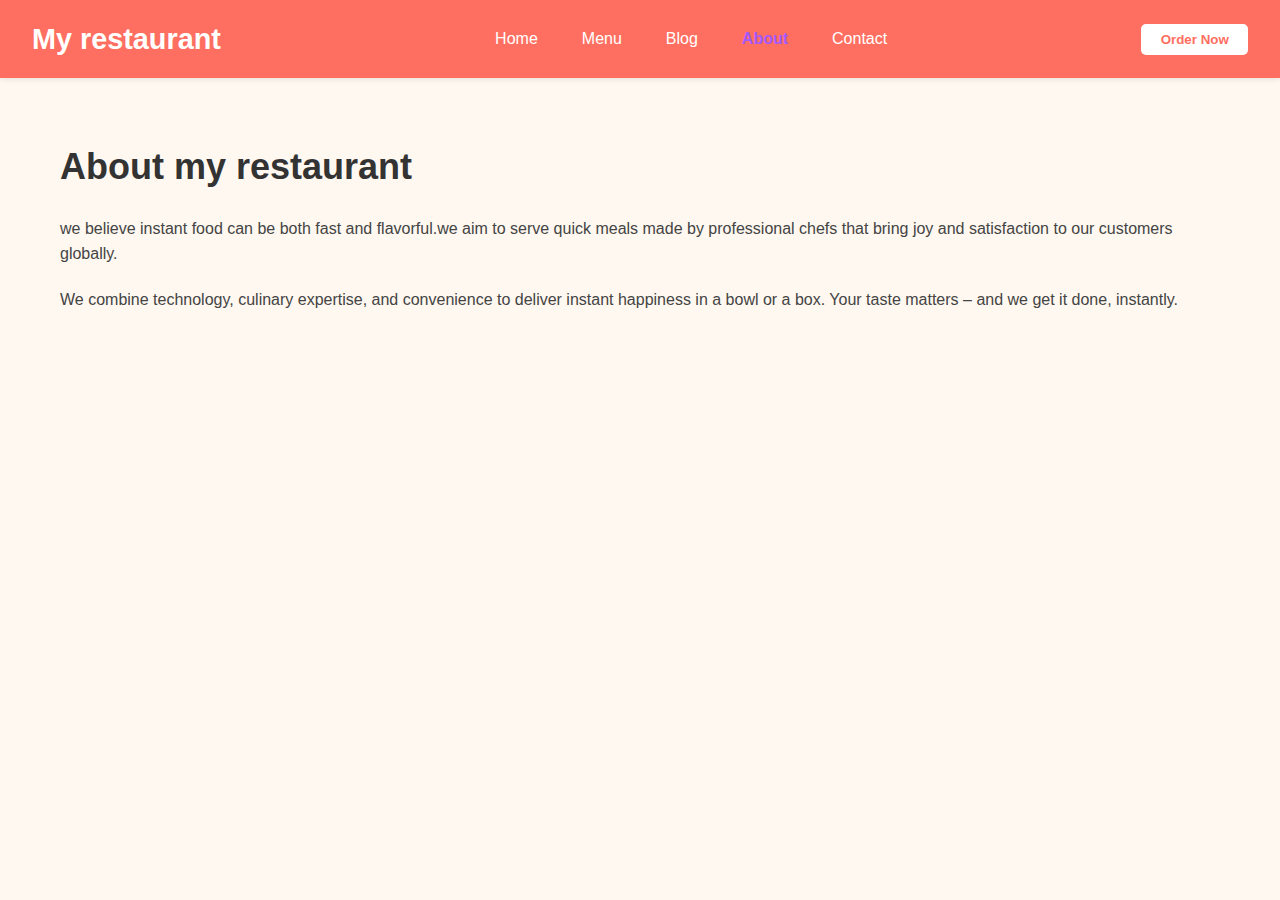
<file: about.html>
<!DOCTYPE html>
<html lang="en">
<head>
  <meta charset="UTF-8" />
  <meta name="viewport" content="width=device-width, initial-scale=1.0"/>
  <title>My restaurant - About</title>
  <link rel="stylesheet" href="styles.css"/>
</head>
<body>

  <header>
    <div class="logo">My restaurant</div>
    <nav>
      <ul>
        <li><a href="index.html">Home</a></li>
        <li><a href="menu.html">Menu</a></li>
        <li><a href="blog.html">Blog</a></li>
        <li><a href="about.html" class="active">About</a></li>
        <li><a href="contact.html">Contact</a></li>
      </ul>
    </nav>
    <button class="order-btn">Order Now</button>
  </header>

  <main class="content">
    <h1>About my restaurant</h1>
    <p> we believe instant food can be both fast and flavorful.we aim to serve quick meals made by professional chefs that bring joy and satisfaction to our customers globally.</p>

    <p>We combine technology, culinary expertise, and convenience to deliver instant happiness in a bowl or a box. Your taste matters – and we get it done, instantly.</p>
  </main>

</body>
</html>
</file>
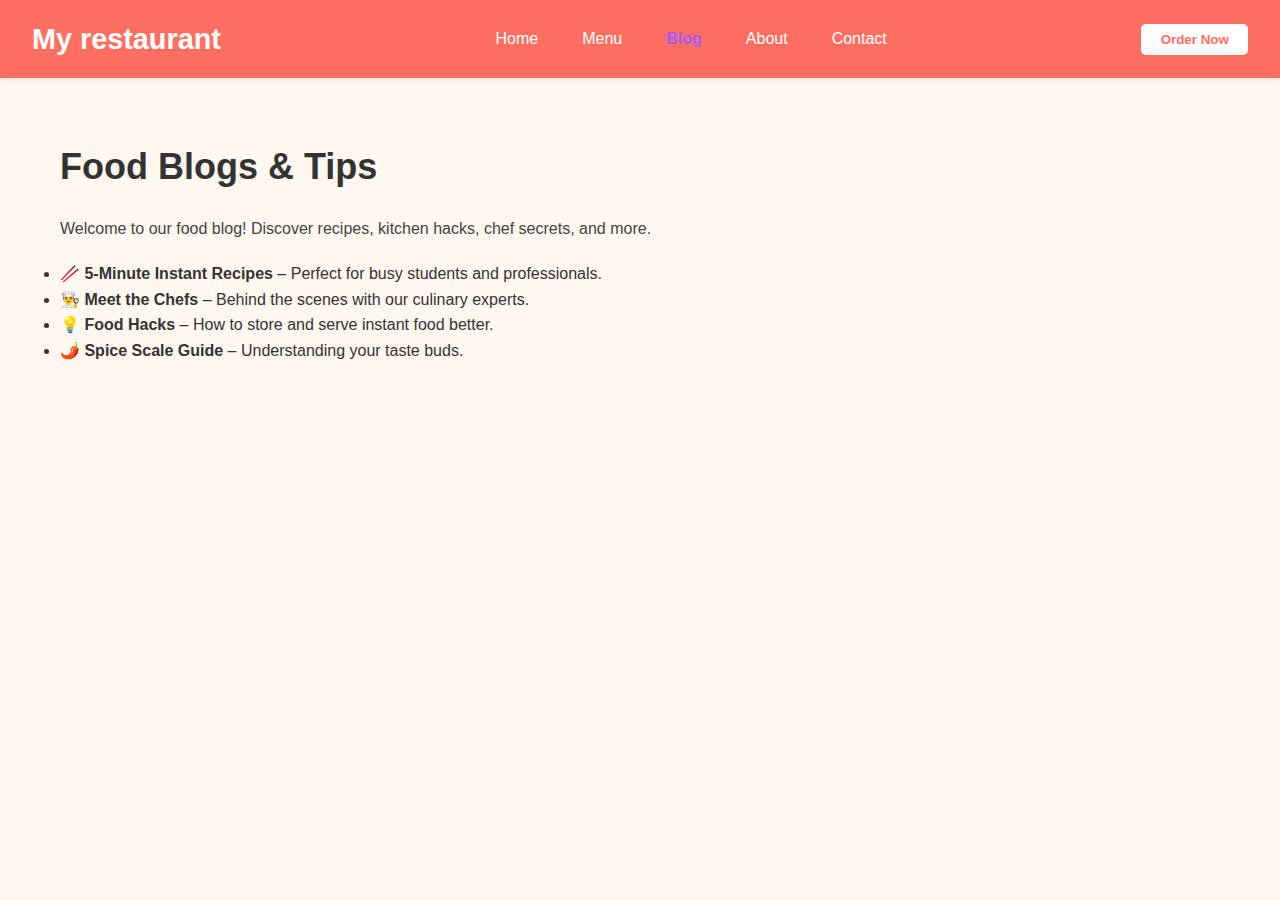
<file: blog.html>
<!DOCTYPE html>
<html lang="en">
<head>
  <meta charset="UTF-8" />
  <meta name="viewport" content="width=device-width, initial-scale=1.0"/>
  <title>My restaurant blog</title>
  <link rel="stylesheet" href="styles.css"/>
</head>
<body>

  <header>
    <div class="logo">My restaurant</div>
    <nav>
      <ul>
        <li><a href="index.html">Home</a></li>
        <li><a href="menu.html">Menu</a></li>
        <li><a href="blog.html" class="active">Blog</a></li>
        <li><a href="about.html">About</a></li>
        <li><a href="contact.html">Contact</a></li>
      </ul>
    </nav>
    <button class="order-btn">Order Now</button>
  </header>

  <main class="content">
    <h1>Food Blogs & Tips</h1>
    <p>Welcome to our food blog! Discover recipes, kitchen hacks, chef secrets, and more.</p>

    <ul>
      <li><strong>🥢 5-Minute Instant Recipes</strong> – Perfect for busy students and professionals.</li>
      <li><strong>👨‍🍳 Meet the Chefs</strong> – Behind the scenes with our culinary experts.</li>
      <li><strong>💡 Food Hacks</strong> – How to store and serve instant food better.</li>
      <li><strong>🌶️ Spice Scale Guide</strong> – Understanding your taste buds.</li>
    </ul>
  </main>

</body>
</html>
</file>
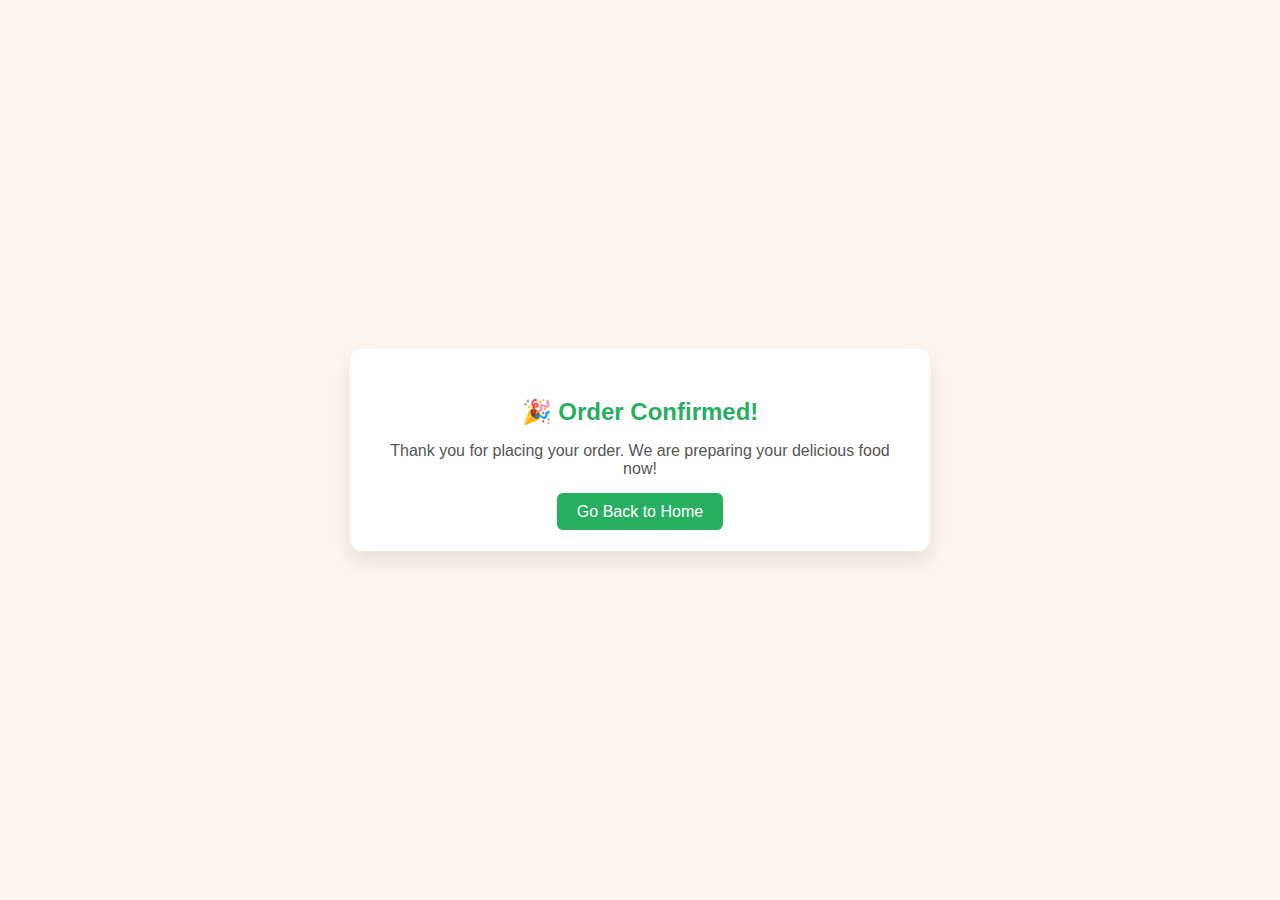
<file: confirmation.html>
<!DOCTYPE html>
<html lang="en">
<head>
  <meta charset="UTF-8">
  <title>Order Confirmation</title>
  <style>
    body {
      font-family: "Segoe UI", sans-serif;
      background-color: #fdf6f0;
      display: flex;
      align-items: center;
      justify-content: center;
      height: 100vh;
      margin: 0;
    }

    .confirmation-box {
      background-color: #fff;
      padding: 30px 40px;
      box-shadow: 0 10px 25px rgba(0, 0, 0, 0.1);
      border-radius: 12px;
      text-align: center;
      max-width: 500px;
    }

    .confirmation-box h2 {
      color: #27ae60;
      margin-bottom: 15px;
    }

    .confirmation-box p {
      font-size: 16px;
      color: #555;
      margin-bottom: 25px;
    }

    .confirmation-box a {
      text-decoration: none;
      padding: 10px 20px;
      background-color: #27ae60;
      color: white;
      border-radius: 6px;
      transition: 0.3s;
    }

    .confirmation-box a:hover {
      background-color: #219150;
    }
  </style>
</head>
<body>

  <div class="confirmation-box">
    <h2>🎉 Order Confirmed!</h2>
    <p>Thank you for placing your order. We are preparing your delicious food now!</p>
    <a href="index.html">Go Back to Home</a>
  </div>

</body>
</html>
</file>
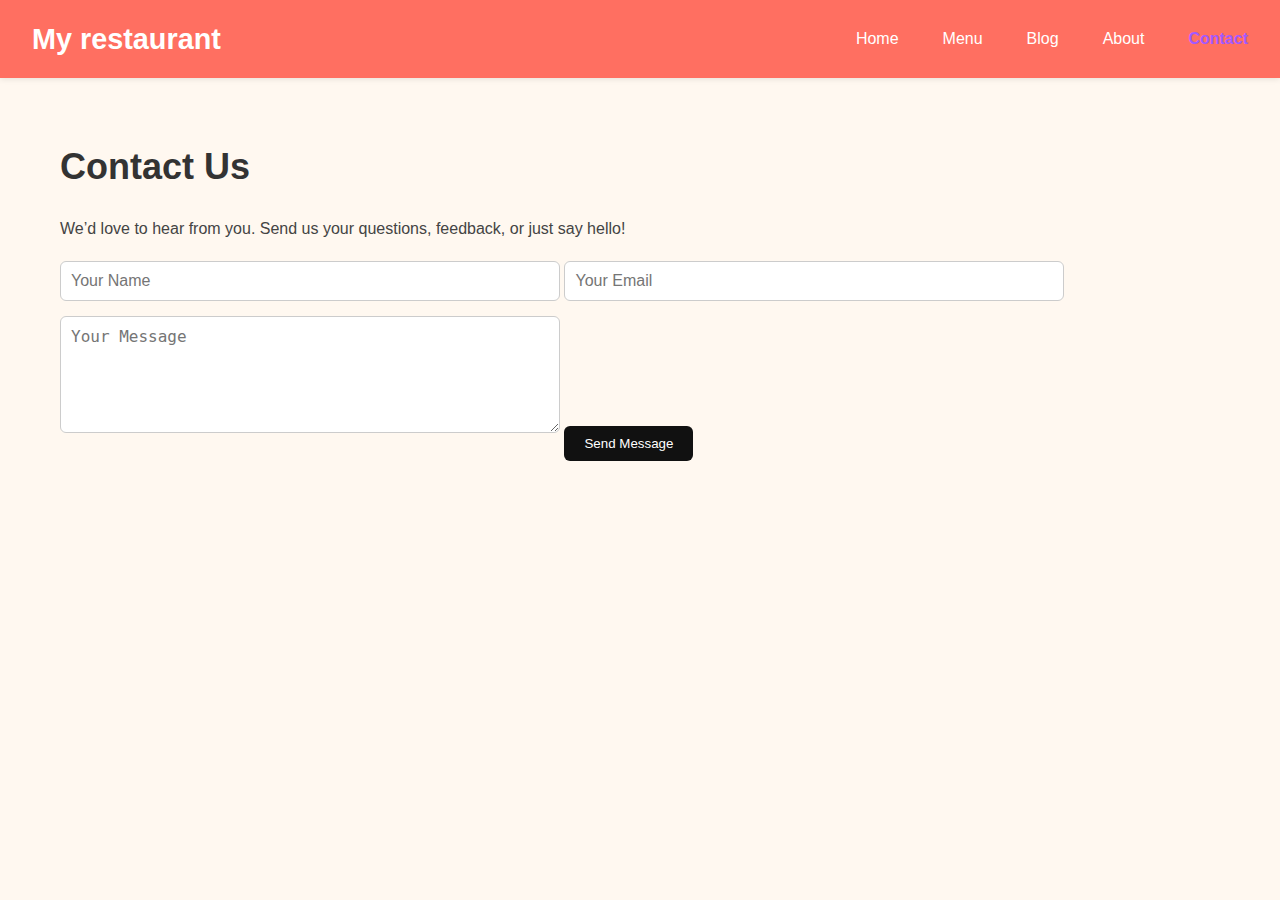
<file: contact.html>
<!DOCTYPE html>
<html lang="en">
<head>
  <meta charset="UTF-8" />
  <meta name="viewport" content="width=device-width, initial-scale=1.0"/>
  <title>My restaurant Contact</title>
  <link rel="stylesheet" href="styles.css"/>
</head>
<body>

  <header>
    <div class="logo">My restaurant</div>
    <nav>
      <ul>
        <li><a href="index.html">Home</a></li>
        <li><a href="menu.html">Menu</a></li>
        <li><a href="blog.html">Blog</a></li>
        <li><a href="about.html">About</a></li>
        <li><a href="contact.html" class="active">Contact</a></li>
      </ul>
    </nav>

  </header>

  <main class="content">
    <h1>Contact Us</h1>
    <p>We’d love to hear from you. Send us your questions, feedback, or just say hello!</p>

    <form>
      <input type="text" placeholder="Your Name" required />
      <input type="email" placeholder="Your Email" required />
      <textarea placeholder="Your Message" rows="5"></textarea>
      <button type="submit">Send Message</button>
    </form>
  </main>

</body>
</html>
</file>
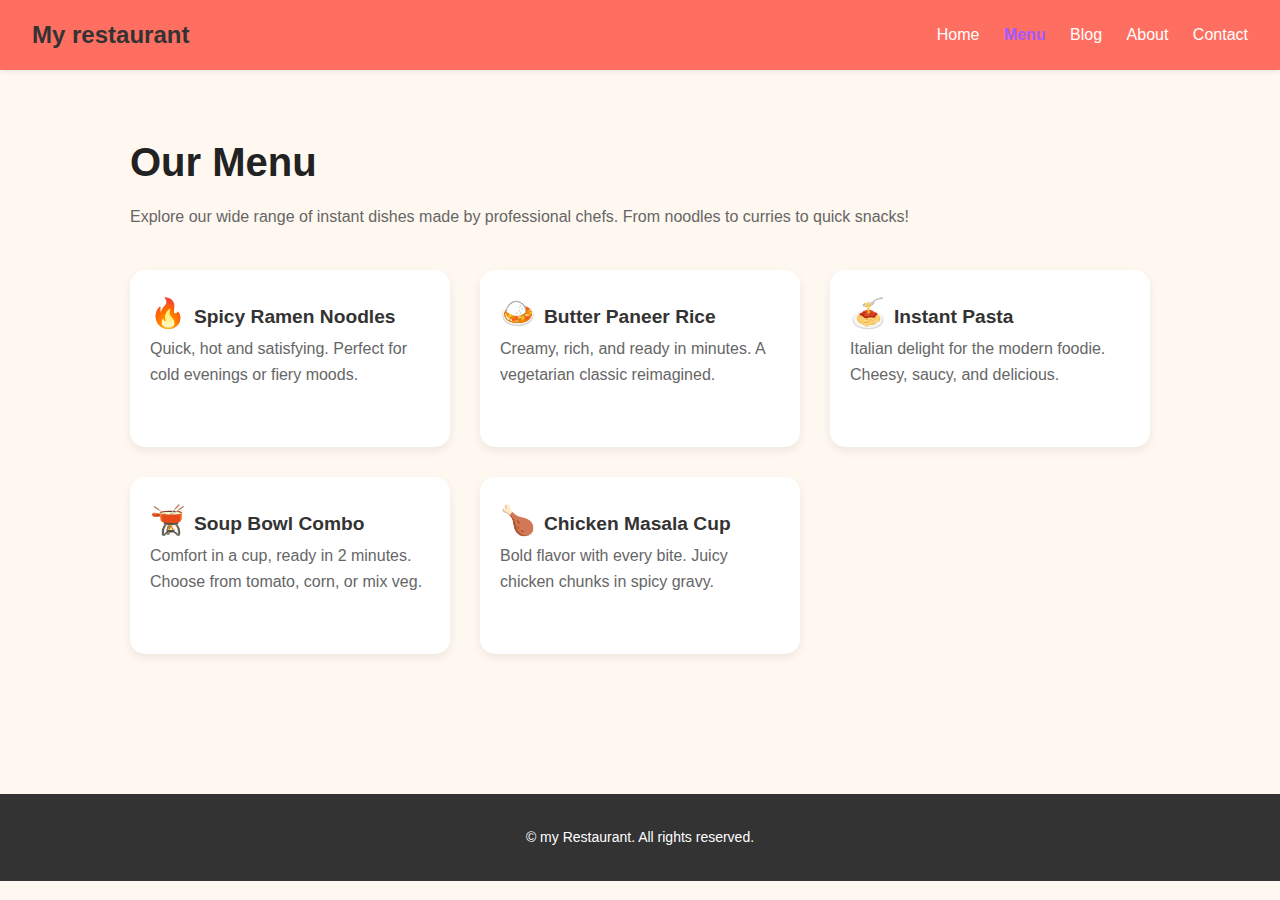
<file: menu.html>
<!DOCTYPE html>
<html lang="en">
<head>
  <meta charset="UTF-8">
  <title>Our Menu | My restaurant</title>
  <link href="https://fonts.googleapis.com/css2?family=Inter:wght@400;600&display=swap" rel="stylesheet">
  <link rel="stylesheet" href="styles.css">
</head>
<body>

  <header>
    <h2>My restaurant</h2>
    <nav>
      <a href="index.html">Home</a>
      <a href="menu.html" class="active">Menu</a>
      <a href="blog.html">Blog</a>
      <a href="about.html">About</a>
      <a href="contact.html">Contact</a>
    </nav>
  </header>

  <section class="menu-section">
    <h1>Our Menu</h1>
    <p>Explore our wide range of instant dishes made by professional chefs. From noodles to curries to quick snacks!</p>

    <div class="menu-grid">
      <div class="menu-card">
        <h3><span class="emoji">🔥</span>Spicy Ramen Noodles</h3>
        <p>Quick, hot and satisfying. Perfect for cold evenings or fiery moods.</p>
      </div>
      <div class="menu-card">
        <h3><span class="emoji">🍛</span>Butter Paneer Rice</h3>
        <p>Creamy, rich, and ready in minutes. A vegetarian classic reimagined.</p>
      </div>
      <div class="menu-card">
        <h3><span class="emoji">🍝</span>Instant Pasta</h3>
        <p>Italian delight for the modern foodie. Cheesy, saucy, and delicious.</p>
      </div>
      <div class="menu-card">
        <h3><span class="emoji">🫕</span>Soup Bowl Combo</h3>
        <p>Comfort in a cup, ready in 2 minutes. Choose from tomato, corn, or mix veg.</p>
      </div>
      <div class="menu-card">
        <h3><span class="emoji">🍗</span>Chicken Masala Cup</h3>
        <p>Bold flavor with every bite. Juicy chicken chunks in spicy gravy.</p>
      </div>
    </div>
  </section>

  <footer>
    © my Restaurant. All rights reserved.
  </footer>

</body>
</html>
</file>
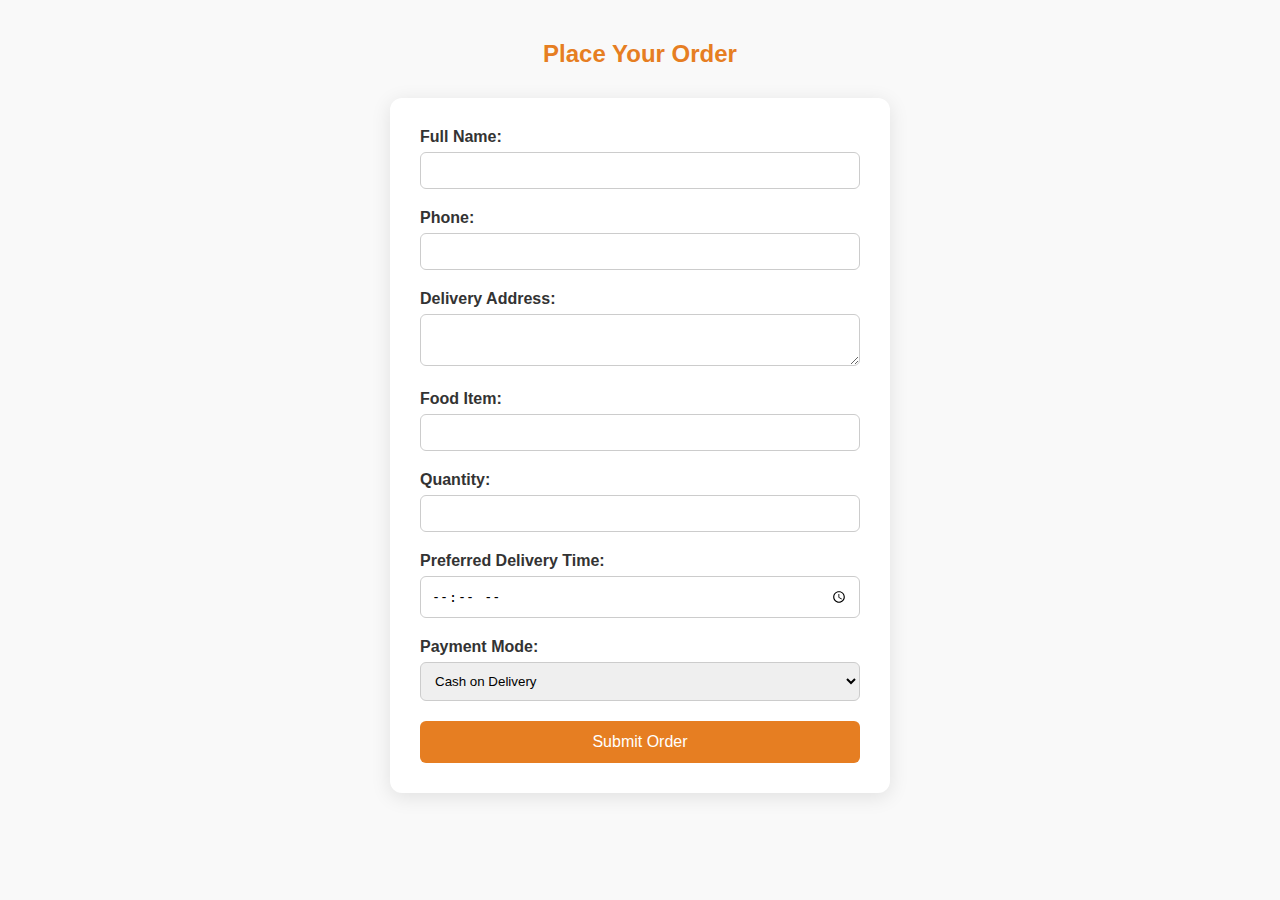
<file: order.html>
<!DOCTYPE html>
<html lang="en">
<head>
  <meta charset="UTF-8">
  <title>Order Now</title>
  <link rel="stylesheet" href="order.css">
</head>
<body>
  <h2>Place Your Order</h2>
  <form id="orderForm">
    <label>Full Name:</label>
    <input type="text" id="name" required><br>

    <label>Phone:</label>
    <input type="tel" id="phone" required><br>

    <label>Delivery Address:</label>
    <textarea id="address" required></textarea><br>

    <label>Food Item:</label>
    <input type="text" id="item" required><br>

    <label>Quantity:</label>
    <input type="number" id="quantity" min="1" required><br>

    <label>Preferred Delivery Time:</label>
    <input type="time" id="time" required><br>

    <label>Payment Mode:</label>
    <select id="payment">
      <option value="cod">Cash on Delivery</option>
      <option value="upi">UPI</option>
    </select><br>

    <button id="sub" type="submit">Submit Order</button>
  </form>

  <div id="orderConfirmation" style="display:none; margin-top:20px;"></div>
  <script src="restaurant.js"></script>
</body>
</html>
</file>
<file: styles.css>
.delivery {
  font-size: 14px;
  color: #444;
}
.content {
  padding: 60px;
}

.content h1 {
  font-size: 36px;
  margin-bottom: 20px;
}

.content p {
  font-size: 16px;
  color: #444;
  margin-bottom: 20px;
}

form input, form textarea {
  width: 100%;
  max-width: 500px;
  margin-bottom: 15px;
  padding: 10px;
  font-size: 16px;
  border: 1px solid #ccc;
  border-radius: 6px;
}

form button {
  background-color: #111;
  color: #fff;
  padding: 10px 20px;
  border: none;
  border-radius: 6px;
  cursor: pointer;
}

nav a.active {
  color: #b48bd9;
  font-weight: bold;
}

 body {
      font-family: 'Inter', sans-serif;
      margin: 0;
      background-color: #fdf6f4;
      color: #333;
    }

    header {
      background-color: #fff;
      padding: 20px 40px;
      display: flex;
      justify-content: space-between;
      align-items: center;
      box-shadow: 0 1px 6px rgba(0,0,0,0.1);
    }

    nav a {
      margin-left: 20px;
      text-decoration: none;
      color: #444;
      font-weight: 500;
    }

    nav a.active {
      color: #a259ff;
    }

    .menu-section {
      padding: 60px 40px;
      max-width: 1100px;
      margin: auto;
    }

    .menu-section h1 {
      font-size: 2.5rem;
      margin-bottom: 10px;
      color: #222;
    }

    .menu-section p {
      color: #666;
      margin-bottom: 40px;
    }

    .menu-grid {
      display: grid;
      grid-template-columns: repeat(auto-fit, minmax(280px, 1fr));
      gap: 30px;
    }

    .menu-card {
      background-color: #fff;
      border-radius: 15px;
      padding: 20px;
      box-shadow: 0 4px 10px rgba(0,0,0,0.07);
      transition: transform 0.3s ease, box-shadow 0.3s ease;
    }

    .menu-card:hover {
      transform: translateY(-5px);
      box-shadow: 0 6px 14px rgba(0,0,0,0.1);
    }

    .menu-card h3 {
      margin-top: 0;
      color: #333;
      font-size: 1.2rem;
    }

    .menu-card span.emoji {
      font-size: 1.8rem;
      margin-right: 8px;
    }

    footer {
      margin-top: 80px;
      text-align: center;
      padding: 30px 0;
      font-size: 14px;
      color: #888;
    }
   
* {
  margin: 0;
  padding: 0;
  box-sizing: border-box;
}

body {
  font-family: 'Segoe UI', Tahoma, Geneva, Verdana, sans-serif;
  background-color: #fff8f0;
  color: #333;
  line-height: 1.6;
}

header {
  background-color: #ff6f61;
  padding: 1rem 2rem;
  display: flex;
  justify-content: space-between;
  align-items: center;
  flex-wrap: wrap;
}

.logo {
  font-size: 1.8rem;
  font-weight: bold;
  color: #fff;
}

nav ul {
  display: flex;
  list-style: none;
  gap: 1.5rem;
}

nav a {
  color: #fff;
  text-decoration: none;
  font-weight: 500;
  transition: color 0.3s;
}

nav a:hover {
  color: #ffe1d6;
}

.order-btn {
  background-color: #fff;
  color: #ff6f61;
  padding: 0.5rem 1.2rem;
  border: none;
  border-radius: 5px;
  cursor: pointer;
  font-weight: bold;
  transition: background 0.3s;
}

.order-btn:hover {
  background-color: #ffe1d6;
}


.hero {
  display: flex;
  justify-content: center;
  padding: 4rem 2rem;
  background-color: #fff;
}

.hero-left {
  max-width: 800px;
  text-align: left;
}

.hero-left h1 {
  font-size: 3rem;
  color: #333;
  margin-bottom: 1rem;
  line-height: 1.2;
}

.highlight-box {
  background-color: #fff1eb;
  padding: 1rem;
  display: inline-block;
  border-left: 5px solid #ff6f61;
  margin: 1rem 0;
}

.highlight-box h3 {
  font-size: 1.5rem;
  color: #ff6f61;
}

.highlight-box span {
  font-size: 0.9rem;
  color: #444;
}

.hero-left p {
  font-size: 1.1rem;
  color: #555;
  margin: 1.2rem 0;
}

.promo-banner {
  background-color: #fef3e7;
  padding: 1rem;
  border-radius: 8px;
  margin-top: 1rem;
}

.promo-banner strong {
  display: block;
  color: #d1431b;
  font-size: 1.1rem;
  margin-bottom: 0.5rem;
}

.avatar-row img {
  width: 40px;
  height: 40px;
  border-radius: 50%;
  margin-right: 5px;
  border: 2px solid #fff;
  box-shadow: 0 0 4px rgba(0, 0, 0, 0.2);
}

.small-text {
  font-size: 0.8rem;
  color: #777;
  margin-top: 0.4rem;
}

.dish-count {
  margin-top: 2rem;
  font-size: 1rem;
  font-weight: bold;
  color: #555;
}

.hero-img {
  margin-top: 2rem;
}

.hero-img img {
  max-width: 100%;
  border-radius: 12px;
  box-shadow: 0 4px 12px rgba(0, 0, 0, 0.1);
}


footer {
  background-color: #333;
  color: #fff;
  padding: 2rem;
  text-align: center;
}

footer span {
  display: block;
  font-size: 0.9rem;
  color: #bbb;
  margin-top: 0.3rem;
}

.delivery {
  margin-top: 1rem;
  font-size: 0.95rem;
  color: #ffccbc;
}


@media (max-width: 768px) {
  nav ul {
    flex-direction: column;
    gap: 1rem;
    margin-top: 1rem;
  }

  .hero-left h1 {
    font-size: 2.2rem;
  }

  .highlight-box {
    margin: 1rem 0;
  }

  .hero {
    flex-direction: column;
    align-items: center;
    text-align: center;
  }

  .hero-img {
    margin-top: 2rem;
  }
}
</file>
<file: order.css>
/* General Reset */
* {
  margin: 0;
  padding: 0;
  box-sizing: border-box;
}

body {
  font-family: 'Segoe UI', Tahoma, Geneva, Verdana, sans-serif;
  background: #f9f9f9;
  color: #333;
  padding: 40px;
}

/* Heading */
h2 {
  text-align: center;
  color: #e67e22;
  margin-bottom: 30px;
}

/* Form Container */
form {
  max-width: 500px;
  margin: 0 auto;
  background: white;
  padding: 30px;
  border-radius: 12px;
  box-shadow: 0 4px 20px rgba(0,0,0,0.1);
}

label {
  display: block;
  margin-bottom: 6px;
  font-weight: 600;
}

input[type="text"],
input[type="tel"],
input[type="number"],
input[type="time"],
textarea,
select {
  width: 100%;
  padding: 10px;
  border: 1px solid #ccc;
  border-radius: 6px;
  margin-bottom: 20px;
  transition: border-color 0.3s;
}

input:focus,
textarea:focus,
select:focus {
  border-color: #e67e22;
  outline: none;
}


button[type="submit"] {
  width: 100%;
  padding: 12px;
  background: #e67e22;
  color: white;
  border: none;
  border-radius: 6px;
  font-size: 16px;
  cursor: pointer;
  transition: background 0.3s;
}

button[type="submit"]:hover {
  background: #cf711f;
}

/* Confirmation Message */
#orderConfirmation {
  max-width: 500px;
  margin: 30px auto 0;
  padding: 20px;
  background-color: #e6ffed;
  border-left: 6px solid #2ecc71;
  border-radius: 8px;
  font-size: 15px;
  line-height: 1.6;
}
</file>
